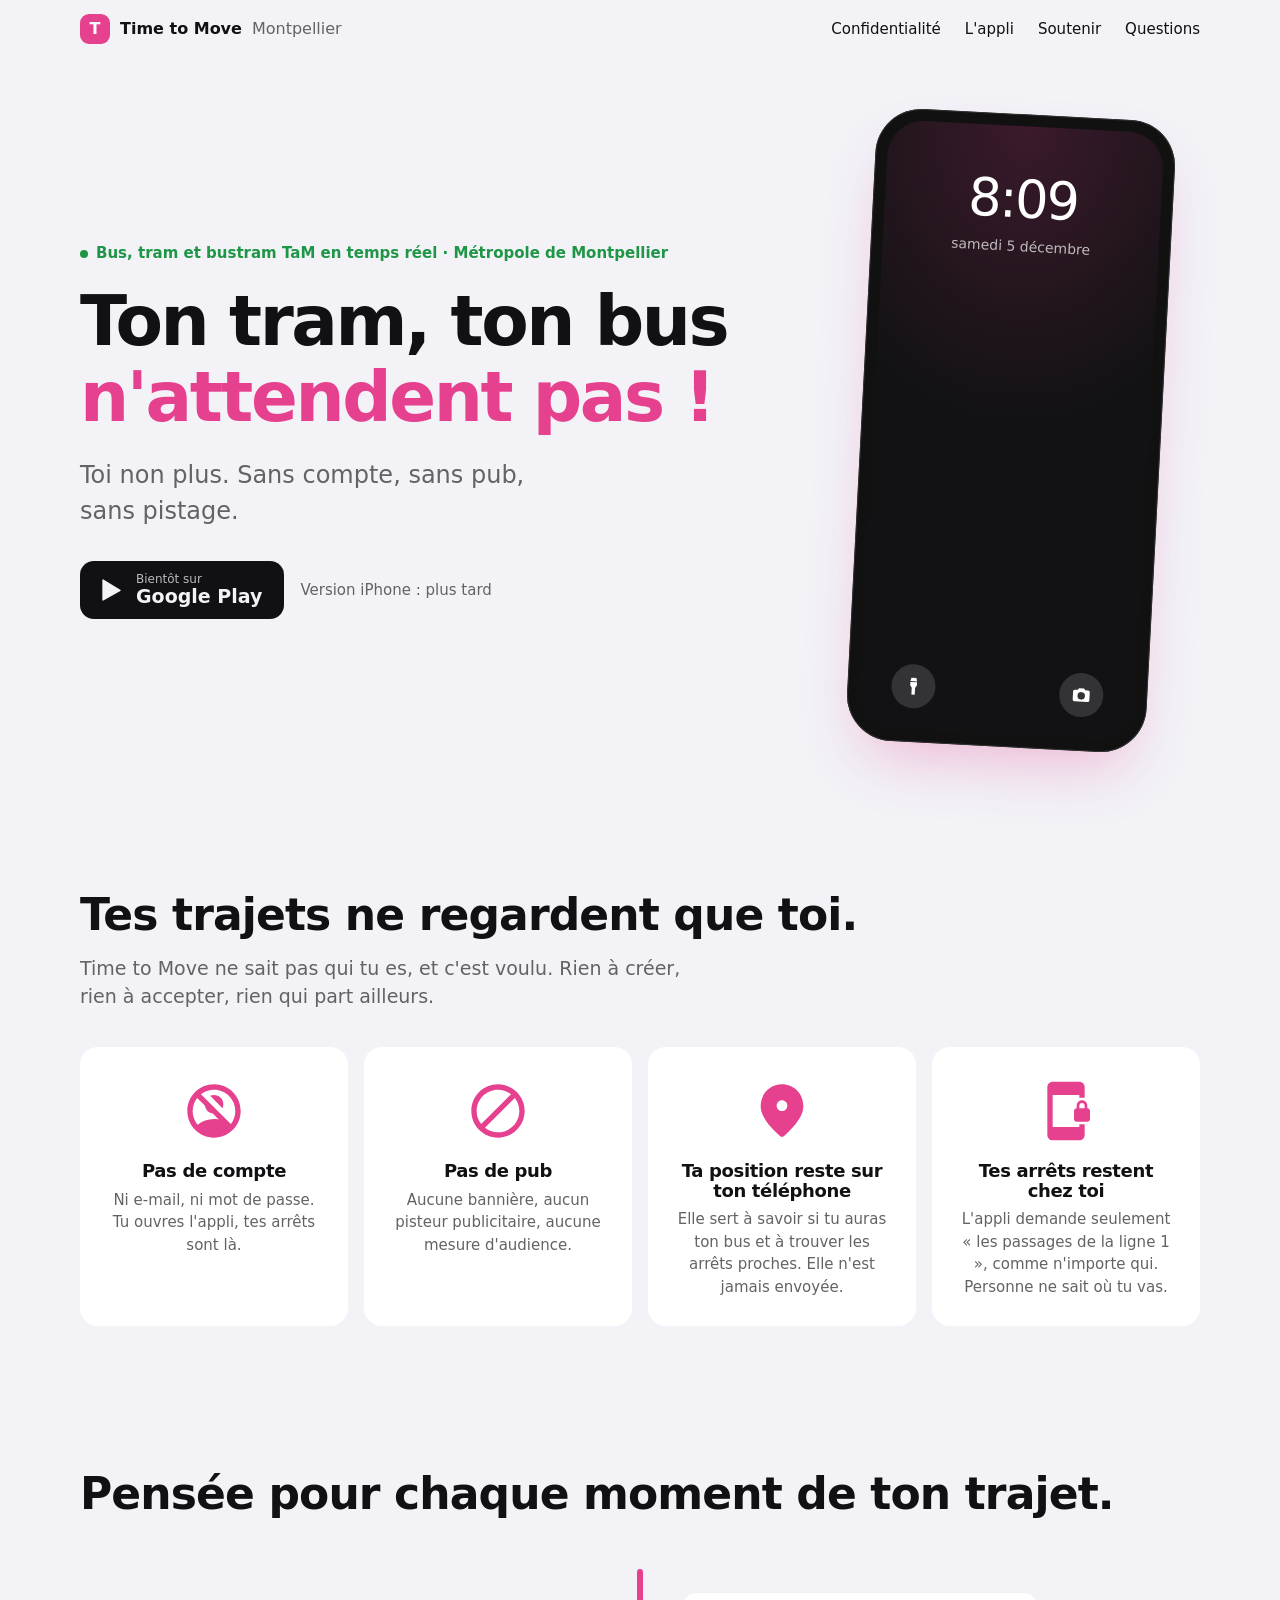
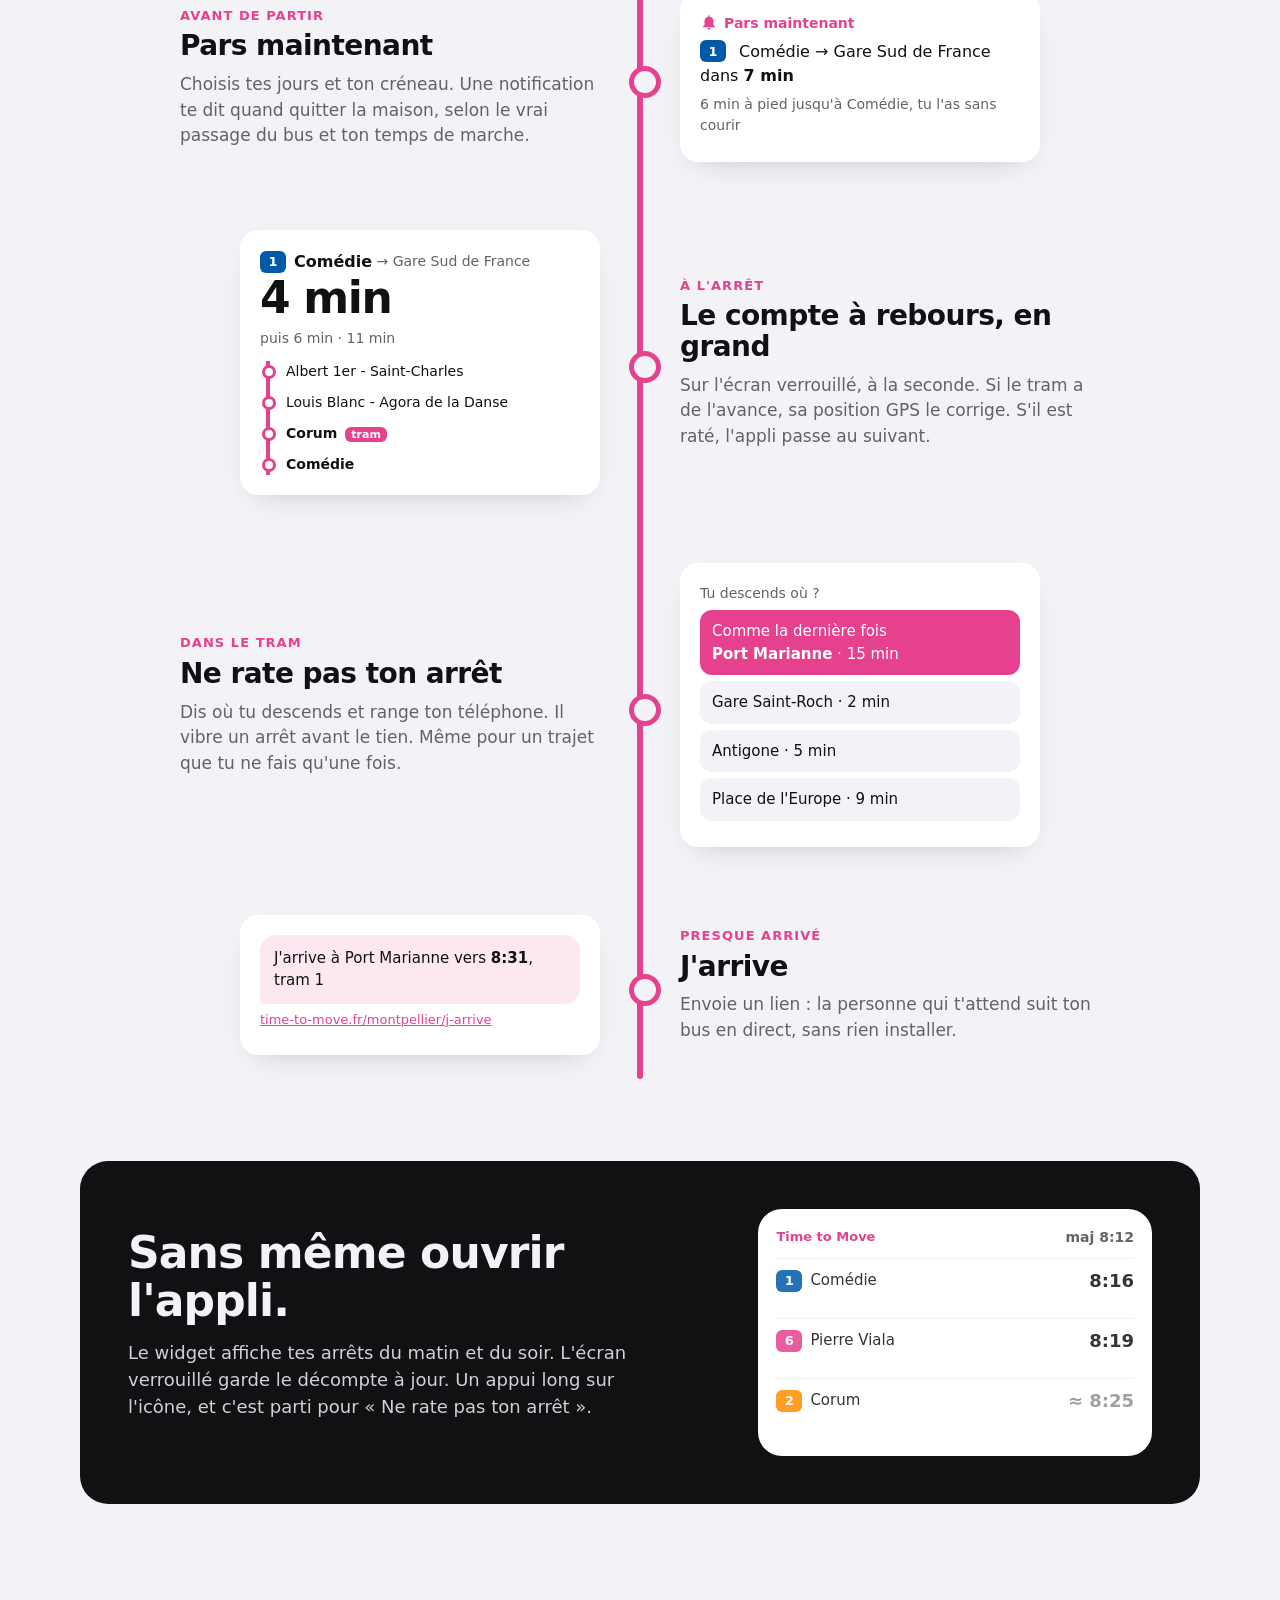
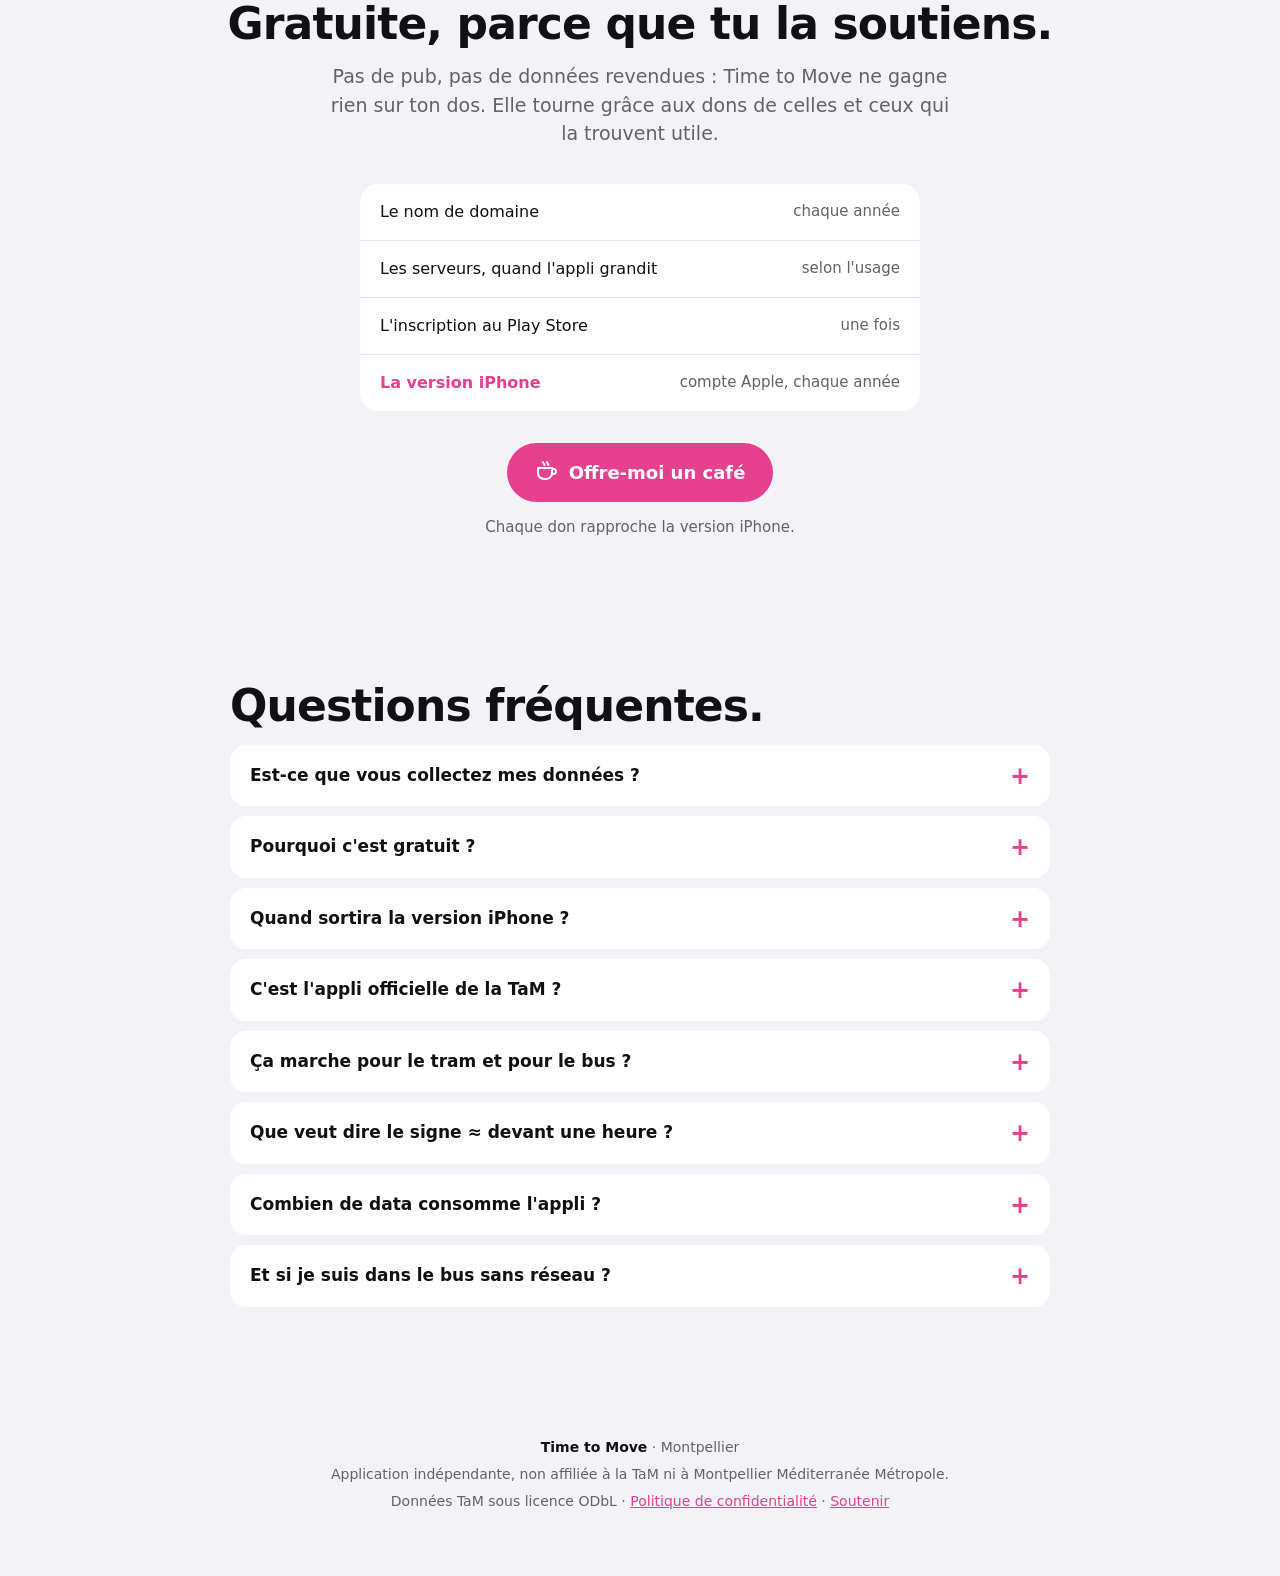
<file: nouveau-site/montpellier/index.html>
<!doctype html>
<html lang="fr">
<head>
<meta charset="utf-8">
<meta name="viewport" content="width=device-width, initial-scale=1">
<title>Time to Move · Bus, tram et bustram TaM en temps réel · Métropole de Montpellier</title>
<meta name="description" content="Prochains passages des bus, trams et bustram TaM de la Métropole de Montpellier en temps réel, compte à rebours sur l'écran verrouillé, alerte avant ton arrêt. Gratuit, sans compte, sans pub, sans pistage.">
<link rel="canonical" href="https://time-to-move.fr/montpellier/">
<meta name="theme-color" content="#e6418e">
<meta property="og:type" content="website">
<meta property="og:title" content="Ton tram, ton bus n'attendent pas !">
<meta property="og:description" content="Le temps réel des bus et trams de Montpellier. Sans compte, sans pub, sans pistage.">
<meta property="og:url" content="https://time-to-move.fr/montpellier/">
<meta property="og:image" content="https://time-to-move.fr/montpellier/partage.png">
<link rel="stylesheet" href="style.css">
<script type="application/ld+json">
{
  "@context": "https://schema.org",
  "@type": "MobileApplication",
  "name": "Time to Move Montpellier",
  "operatingSystem": "Android",
  "applicationCategory": "TravelApplication",
  "offers": { "@type": "Offer", "price": "0", "priceCurrency": "EUR" },
  "description": "Bus, tram et bustram TaM de la Métropole de Montpellier en temps réel. Sans compte, sans pub, sans pistage."
}
</script>
</head>
<body>

<header class="barre">
  <a class="marque" href="/montpellier/"><span class="pastille">T</span>Time to Move <span class="ville">Montpellier</span></a>
  <nav>
    <a href="#confidentialite">Confidentialité</a>
    <a href="#trajet">L'appli</a>
    <a href="#soutenir">Soutenir</a>
    <a href="#faq">Questions</a>
  </nav>
</header>

<main>

<section class="une">
  <div class="une-texte">
    <p class="sur-titre"><span class="point"></span>Bus, tram et bustram TaM en temps réel · Métropole de Montpellier</p>
    <h1><span>Ton tram, ton bus</span> <em>n'attendent pas&nbsp;!</em></h1>
    <p class="chapo">Toi non plus. Sans compte, sans pub, sans pistage.</p>
    <div class="boutons">
      <span class="store" aria-disabled="true">
        <svg viewBox="0 0 24 24" aria-hidden="true"><path d="M4 2.8v18.4c0 .5.5.8 1 .6l15.6-8.9c.5-.3.5-.9 0-1.2L5 2.2c-.5-.2-1 .1-1 .6z"/></svg>
        <span><small>Bientôt sur</small>Google Play</span>
      </span>
      <span class="plus-tard">Version iPhone : plus tard</span>
    </div>
  </div>

  <div class="telephone" aria-label="Écran verrouillé avec le compte à rebours du bus">
    <div class="ecran">
      <p class="heure">8:12</p>
      <p class="date">lundi 23 novembre</p>
      <div class="pile">
      <div class="notif">
        <div class="notif-tete fort"><span class="ligne l1">1</span>Comédie <span class="fleche">→</span> Gare Sud de France</div>
        <p class="decompte" data-depart="227">3:47</p>
        <div class="jauge"><span></span></div>
        <p class="notif-pied">Tu l'as : 5 min à pied, il te reste 2 min de marge</p>
      </div>
      <div class="notif vibre">
        <div class="notif-tete"><svg class="ico" viewBox="0 0 24 24"><path d="M7 4h10a1 1 0 0 1 1 1v14a1 1 0 0 1-1 1H7a1 1 0 0 1-1-1V5a1 1 0 0 1 1-1zm1 2v12h8V6H8zM2 9h2v6H2V9zm18 0h2v6h-2V9z"/></svg>Ne rate pas ton arrêt</div>
        <p><strong>Descends au prochain arrêt</strong> · Port Marianne</p>
      </div>
      </div>
      <div class="dock" aria-hidden="true">
        <span><svg viewBox="0 0 24 24"><path d="M9 2h6l1 4H8zM8 7h8v4l-2 3v8h-4v-8l-2-3z"/></svg></span>
        <span><svg viewBox="0 0 24 24"><path d="M9 4 7.5 6H4a2 2 0 0 0-2 2v10a2 2 0 0 0 2 2h16a2 2 0 0 0 2-2V8a2 2 0 0 0-2-2h-3.5L15 4zm3 4.5A4.5 4.5 0 1 1 7.5 13 4.5 4.5 0 0 1 12 8.5z"/></svg></span>
      </div>
    </div>
  </div>
</section>

<section id="confidentialite" class="vie-privee">
  <h2>Tes trajets ne regardent que toi.</h2>
  <p class="intro">Time to Move ne sait pas qui tu es, et c'est voulu. Rien à créer, rien à accepter, rien qui part ailleurs.</p>
  <ul class="engagements">
    <li>
      <svg viewBox="0 0 24 24" aria-hidden="true"><path d="M15.18 10.94c.2-.44.32-.92.32-1.44C15.5 7.57 13.93 6 12 6c-.52 0-1 .12-1.44.32l4.62 4.62z"/><path d="M12 2C6.48 2 2 6.48 2 12s4.48 10 10 10 10-4.48 10-10S17.52 2 12 2zm0 13c-2.32 0-4.45.8-6.14 2.12A7.957 7.957 0 0 1 4 12c0-1.85.63-3.55 1.69-4.9l2.86 2.86a3.47 3.47 0 0 0 2.99 2.99l2.2 2.2c-.57-.1-1.15-.15-1.74-.15zm6.31 1.9L7.1 5.69A7.902 7.902 0 0 1 12 4c4.42 0 8 3.58 8 8 0 1.85-.63 3.54-1.69 4.9z"/></svg>
      <h3>Pas de compte</h3>
      <p>Ni e-mail, ni mot de passe. Tu ouvres l'appli, tes arrêts sont là.</p>
    </li>
    <li>
      <svg viewBox="0 0 24 24" aria-hidden="true"><path d="M12 2C6.48 2 2 6.48 2 12s4.48 10 10 10 10-4.48 10-10S17.52 2 12 2zM4 12c0-4.42 3.58-8 8-8 1.85 0 3.55.63 4.9 1.69L5.69 16.9A7.902 7.902 0 0 1 4 12zm8 8c-1.85 0-3.55-.63-4.9-1.69L18.31 7.1A7.902 7.902 0 0 1 20 12c0 4.42-3.58 8-8 8z"/></svg>
      <h3>Pas de pub</h3>
      <p>Aucune bannière, aucun pisteur publicitaire, aucune mesure d'audience.</p>
    </li>
    <li>
      <svg viewBox="0 0 24 24" aria-hidden="true"><path d="M12 2c-4.2 0-8 3.22-8 8.2 0 3.18 2.45 6.92 7.34 11.23.38.33.95.33 1.33 0C17.55 17.12 20 13.38 20 10.2 20 5.22 16.2 2 12 2zm0 10c-1.1 0-2-.9-2-2s.9-2 2-2 2 .9 2 2-.9 2-2 2z"/></svg>
      <h3>Ta position reste sur ton téléphone</h3>
      <p>Elle sert à savoir si tu auras ton bus et à trouver les arrêts proches. Elle n'est jamais envoyée.</p>
    </li>
    <li>
      <svg viewBox="0 0 24 24" aria-hidden="true"><path d="M17 18H7V6h10v1h2V3c0-1.1-.9-2-2-2L7 1.01C5.9 1.01 5 1.9 5 3v18c0 1.1.9 2 2 2h10c1.1 0 2-.9 2-2v-4h-2v1z"/><path d="M20 11v-1c0-1.1-.9-2-2-2s-2 .9-2 2v1c-.55 0-1 .45-1 1v3c0 .55.45 1 1 1h4c.55 0 1-.45 1-1v-3c0-.55-.45-1-1-1zm-1 0h-2v-1c0-.55.45-1 1-1s1 .45 1 1v1z"/></svg>
      <h3>Tes arrêts restent chez toi</h3>
      <p>L'appli demande seulement « les passages de la ligne 1 », comme n'importe qui. Personne ne sait où tu vas.</p>
    </li>
  </ul>
</section>

<section id="trajet" class="trajet">
  <h2>Pensée pour chaque moment de ton trajet.</h2>

  <ol class="ligne-tram">
    <li class="station">
      <div class="station-texte">
        <p class="etape">Avant de partir</p>
        <h3>Pars maintenant</h3>
        <p>Choisis tes jours et ton créneau. Une notification te dit quand quitter la maison, selon le vrai passage du bus et ton temps de marche.</p>
      </div>
      <div class="mini carte-notif">
        <p class="mini-titre"><svg class="ico" viewBox="0 0 24 24"><path d="M12 22a2 2 0 0 0 2-2h-4a2 2 0 0 0 2 2zm6-6V11a6 6 0 0 0-5-5.9V4a1 1 0 0 0-2 0v1.1A6 6 0 0 0 6 11v5l-2 2v1h16v-1z"/></svg>Pars maintenant</p>
        <p><span class="ligne l1">1</span> Comédie → Gare Sud de France dans <strong>7 min</strong></p>
        <p class="gris">6 min à pied jusqu'à Comédie, tu l'as sans courir</p>
      </div>
    </li>

    <li class="station">
      <div class="station-texte">
        <p class="etape">À l'arrêt</p>
        <h3>Le compte à rebours, en grand</h3>
        <p>Sur l'écran verrouillé, à la seconde. Si le tram a de l'avance, sa position GPS le corrige. S'il est raté, l'appli passe au suivant.</p>
      </div>
      <div class="mini carte-suivi">
        <div class="suivi-tete"><span class="ligne l1">1</span><strong>Comédie</strong><span class="gris">&nbsp;→ Gare Sud de France</span></div>
        <p class="suivi-temps">4 min</p>
        <p class="gris">puis 6 min · 11 min</p>
        <div class="trace">
          <span class="arret">Albert 1er - Saint-Charles</span>
          <span class="arret">Louis Blanc - Agora de la Danse</span>
          <span class="arret bus">Corum</span>
          <span class="arret toi">Comédie</span>
        </div>
      </div>
    </li>

    <li class="station">
      <div class="station-texte">
        <p class="etape">Dans le tram</p>
        <h3>Ne rate pas ton arrêt</h3>
        <p>Dis où tu descends et range ton téléphone. Il vibre un arrêt avant le tien. Même pour un trajet que tu ne fais qu'une fois.</p>
      </div>
      <div class="mini carte-descente">
        <p class="gris">Tu descends où&nbsp;?</p>
        <p class="choix moi">Comme la dernière fois<br><strong>Port Marianne</strong> · 15 min</p>
        <p class="choix">Gare Saint-Roch · 2 min</p>
        <p class="choix">Antigone · 5 min</p>
        <p class="choix">Place de l'Europe · 9 min</p>
      </div>
    </li>

    <li class="station">
      <div class="station-texte">
        <p class="etape">Presque arrivé</p>
        <h3>J'arrive</h3>
        <p>Envoie un lien : la personne qui t'attend suit ton bus en direct, sans rien installer.</p>
      </div>
      <div class="mini carte-arrive">
        <p class="bulle">J'arrive à Port Marianne vers <strong>8:31</strong>, tram 1</p>
        <p class="lien">time-to-move.fr/montpellier/j-arrive</p>
      </div>
    </li>
  </ol>
</section>

<section class="hors-appli">
  <div>
    <h2>Sans même ouvrir l'appli.</h2>
    <p>Le widget affiche tes arrêts du matin et du soir. L'écran verrouillé garde le décompte à jour. Un appui long sur l'icône, et c'est parti pour «&nbsp;Ne rate pas ton arrêt&nbsp;».</p>
  </div>
  <div class="widget">
    <div class="widget-tete"><span>Time to Move</span><span class="gris">maj 8:12</span></div>
    <p><span class="ligne l1">1</span>Comédie<b>8:16</b></p>
    <p><span class="ligne l6">6</span>Pierre Viala<b>8:19</b></p>
    <p><span class="ligne l2">2</span>Corum<b class="theorique">≈ 8:25</b></p>
  </div>
</section>

<section id="soutenir" class="soutenir">
  <h2>Gratuite, parce que tu la soutiens.</h2>
  <p class="intro">Pas de pub, pas de données revendues : Time to Move ne gagne rien sur ton dos. Elle tourne grâce aux dons de celles et ceux qui la trouvent utile.</p>
  <ul class="frais">
    <li><span>Le nom de domaine</span><span>chaque année</span></li>
    <li><span>Les serveurs, quand l'appli grandit</span><span>selon l'usage</span></li>
    <li><span>L'inscription au Play Store</span><span>une fois</span></li>
    <li class="iphone"><span>La version iPhone</span><span>compte Apple, chaque année</span></li>
  </ul>
  <a class="don" href="https://ko-fi.com/adsodemelk" rel="noopener">
    <svg viewBox="0 0 24 24" aria-hidden="true"><path d="M3 8h14v5a6 6 0 0 1-6 6H9a6 6 0 0 1-6-6zm14 1h1.5a2.5 2.5 0 0 1 0 5H17"/><path class="vapeur" d="M8 2c0 1.5 1.5 1.5 1.5 3M12 2c0 1.5 1.5 1.5 1.5 3"/></svg>
    Offre-moi un café
  </a>
  <p class="petit">Chaque don rapproche la version iPhone.</p>
</section>

<section id="faq" class="faq">
  <h2>Questions fréquentes.</h2>

  <details>
    <summary>Est-ce que vous collectez mes données&nbsp;?</summary>
    <p>Non. Il n'y a pas de compte, pas de pisteur et pas de mesure d'audience. Ta position et tes arrêts restent sur ton téléphone. Pour afficher les horaires, l'appli demande les passages d'une ligne, une information publique, sans rien dire de toi.</p>
  </details>
  <details>
    <summary>Pourquoi c'est gratuit&nbsp;?</summary>
    <p>Parce qu'une appli de transport devrait l'être. Les frais (nom de domaine, serveurs, magasins d'applications) sont couverts par les dons. Si elle te rend service, un café aide beaucoup.</p>
  </details>
  <details>
    <summary>Quand sortira la version iPhone&nbsp;?</summary>
    <p>Plus tard. Elle demande un compte développeur Apple payant chaque année : les dons servent aussi à ça. La version Android arrive d'abord sur Google Play.</p>
  </details>
  <details>
    <summary>C'est l'appli officielle de la TaM&nbsp;?</summary>
    <p>Non. Time to Move est une application indépendante. Elle utilise les données ouvertes publiées par la TaM : horaires, temps réel et positions des véhicules.</p>
  </details>
  <details>
    <summary>Ça marche pour le tram et pour le bus&nbsp;?</summary>
    <p>Oui, pour toutes les lignes de tram et de bus du réseau TaM de Montpellier.</p>
  </details>
  <details>
    <summary>Que veut dire le signe ≈ devant une heure&nbsp;?</summary>
    <p>C'est un horaire théorique : la TaM ne donne pas encore de temps réel pour ce passage. Dès qu'il arrive, le ≈ disparaît.</p>
  </details>
  <details>
    <summary>Combien de data consomme l'appli&nbsp;?</summary>
    <p>Très peu : quelques kilo-octets par mise à jour, parce qu'elle ne télécharge que les lignes que tu suis. Les horaires complets ne sont rechargés que lorsque la TaM les modifie.</p>
  </details>
  <details>
    <summary>Et si je suis dans le bus sans réseau&nbsp;?</summary>
    <p>«&nbsp;Ne rate pas ton arrêt&nbsp;» continue avec le GPS de ton téléphone et les horaires prévus. Le temps réel reprend dès que le réseau revient.</p>
  </details>
</section>

</main>

<footer class="pied">
  <p><strong>Time to Move</strong> · Montpellier</p>
  <p>Application indépendante, non affiliée à la TaM ni à Montpellier Méditerranée Métropole.</p>
  <p>Données TaM sous licence ODbL · <a href="confidentialite.html">Politique de confidentialité</a> · <a href="https://ko-fi.com/adsodemelk" rel="noopener">Soutenir</a></p>
</footer>

<script src="page.js" defer></script>
</body>
</html>
</file>
<file: nouveau-site/montpellier/style.css>
/* Time to Move · Montpellier — mêmes couleurs et mêmes formes que l'appli */

:root {
  --fuchsia: #e6418e;
  --fuchsia-clair: #fde7f1;
  --encre: #111114;
  --gris: #636366;
  --gris-clair: #8e8e93;
  --fond: #f2f2f7;
  --carte: #fff;
  --trait: #e5e5ea;
  --vert: #1e9646;
  --l1: #005aaa; --l2: #ff8c00; --l6: #e6418e;
  --rayon: 18px;
  --large: min(1120px, 100% - 40px);
}

@media (prefers-color-scheme: dark) {
  :root { --encre: #f2f2f7; --gris: #aeaeb2; --gris-clair: #7c7c80; --fond: #000; --carte: #1c1c1e; --trait: #2c2c2e; --fuchsia-clair: #3a1426; }
}

* { box-sizing: border-box; margin: 0; }

html { scroll-behavior: smooth; }

body {
  font-family: Inter, system-ui, -apple-system, "Segoe UI", Roboto, sans-serif;
  color: var(--encre);
  background: var(--fond);
  line-height: 1.5;
  -webkit-font-smoothing: antialiased;
}

a { color: var(--fuchsia); }
h1, h2, h3 { letter-spacing: -0.02em; line-height: 1.1; }
h2 { font-size: clamp(28px, 4vw, 44px); margin-bottom: 14px; }
.gris { color: var(--gris); font-size: 14px; }

.ico { width: 18px; height: 18px; fill: currentColor; vertical-align: -3px; margin-right: 6px; }

.ligne {
  display: inline-grid; place-items: center;
  min-width: 26px; height: 22px; padding: 0 6px; border-radius: 6px;
  color: #fff; font-weight: 700; font-size: 13px; margin-right: 8px; vertical-align: 1px;
}
.l1 { background: var(--l1); } .l2 { background: var(--l2); } .l6 { background: var(--l6); }

/* Barre du haut */
.barre {
  position: sticky; top: 0; z-index: 10;
  display: flex; align-items: center; justify-content: space-between;
  padding: 14px max(20px, (100% - 1120px) / 2);
  background: color-mix(in srgb, var(--fond) 82%, transparent);
  backdrop-filter: blur(14px);
}
.marque { display: flex; align-items: center; gap: 10px; font-weight: 700; color: var(--encre); text-decoration: none; }
.marque .ville { color: var(--gris); font-weight: 500; }
.pastille { display: grid; place-items: center; width: 30px; height: 30px; border-radius: 9px; background: var(--fuchsia); color: #fff; font-size: 16px; }
.barre nav { display: flex; gap: 24px; }
.barre nav a { color: var(--encre); text-decoration: none; font-weight: 500; font-size: 15px; }
.barre nav a:hover { color: var(--fuchsia); }

/* En-tête */
.une {
  width: var(--large); margin: 0 auto; padding: 56px 0 72px;
  display: grid; grid-template-columns: 1.3fr 0.7fr; gap: 40px; align-items: center;
}
.sur-titre { display: flex; align-items: center; gap: 8px; color: var(--vert); font-weight: 600; font-size: 15px; margin-bottom: 18px; }
.point { width: 8px; height: 8px; border-radius: 50%; background: var(--vert); animation: pouls 1.8s infinite; }
@keyframes pouls { 50% { box-shadow: 0 0 0 6px color-mix(in srgb, var(--vert) 25%, transparent); } }
h1 { font-size: clamp(42px, 5.4vw, 76px); font-weight: 800; letter-spacing: -0.035em; }
h1 span, h1 em { display: block; }
h1 em { font-style: normal; color: var(--fuchsia); }
@media (min-width: 901px) { h1 span, h1 em { white-space: nowrap; } }
.chapo { font-size: clamp(19px, 2.2vw, 24px); color: var(--gris); margin: 22px 0 32px; max-width: 30ch; }
.boutons { display: flex; flex-wrap: wrap; align-items: center; gap: 16px; }
.store {
  display: inline-flex; align-items: center; gap: 12px;
  padding: 12px 22px 12px 18px; border-radius: 14px; background: var(--encre); color: var(--fond); cursor: default;
}
.store svg { width: 26px; height: 26px; fill: currentColor; }
.store span { display: flex; flex-direction: column; font-weight: 700; font-size: 19px; line-height: 1.1; }
.store small { font-weight: 500; font-size: 12px; opacity: 0.75; }
.plus-tard { color: var(--gris); font-size: 15px; }

/* Le téléphone */
.telephone {
  justify-self: center; width: 300px; aspect-ratio: 9 / 19; padding: 12px;
  border-radius: 46px; background: #111; box-shadow: 0 30px 60px -20px rgb(230 65 142 / 0.35), 0 0 0 1px #333 inset;
  rotate: 3deg; transition: rotate 0.6s;
}
.telephone:hover { rotate: 0deg; }
.ecran {
  height: 100%; border-radius: 36px; padding: 46px 14px 22px; display: flex; flex-direction: column;
  background: radial-gradient(120% 70% at 50% 0%, #3b1a2c, #121214 70%); color: #fff; text-align: center;
}
.heure { font-size: 64px; font-weight: 300; letter-spacing: -0.04em; line-height: 1; }
.date { opacity: 0.7; font-size: 14px; margin-bottom: 28px; }
.notif { background: #fff; color: #111; border-radius: 18px; padding: 12px 14px; text-align: left; margin-bottom: 10px; }
.notif-tete { font-size: 12px; color: #666; display: flex; align-items: center; }
.notif-tete .ligne { min-width: 20px; height: 18px; font-size: 11px; margin-right: 6px; }
.notif-tete.fort { color: var(--l1); font-weight: 700; font-size: 12px; white-space: nowrap; letter-spacing: -0.01em; }
.fleche { margin: 0 4px; }
.decompte { font-size: 40px; font-weight: 700; letter-spacing: -0.03em; font-variant-numeric: tabular-nums; }
.jauge { height: 5px; border-radius: 3px; background: #e5e5ea; overflow: hidden; }
.jauge span { display: block; height: 100%; width: 40%; background: var(--fuchsia); transition: width 1s linear; }
.notif-pied { font-size: 12px; color: var(--vert); margin-top: 8px; }
.notif.vibre { font-size: 13px; animation: vibre 4s infinite; }
/* L'histoire animée du téléphone (page.js) */
.ecran { position: relative; overflow: hidden; }
.ecran::after {
  content: ""; position: absolute; inset: 0; border-radius: inherit; background: #000;
  opacity: 0; pointer-events: none; transition: opacity 0.7s ease;
}
.ecran.eteint::after { opacity: 1; }
.heure, .date { transition: opacity 0.35s, transform 0.5s cubic-bezier(.2, .8, .2, 1); }
.ecran.occupe .heure { transform: scale(0.82) translateY(-6px); }
.heure.change { opacity: 0; }
.pile { display: grid; gap: 8px; min-width: 0; }
.pile > .notif { min-width: 0; }
.notif { transition: transform 0.55s cubic-bezier(.2, .8, .2, 1), opacity 0.4s, background 0.4s, color 0.4s; transform-origin: top center; }
.notif.arrive { opacity: 0; transform: translateY(-26px) scale(0.94); }
.notif.part { opacity: 0; transform: scale(0.92); }
.notif.alerte { background: var(--fuchsia); color: #fff; }
.notif.alerte .notif-tete { color: #fff; }
.notif .etat { font-size: 12px; font-weight: 600; color: var(--fuchsia); margin-top: 6px; }
.notif .arrets { font-size: 13px; color: #555; margin-top: 4px; }
.notif.alerte .arrets { color: #fff; }
.notif strong.gros { display: block; font-size: 17px; margin-top: 2px; }
.telephone.secoue { animation: secoue 0.5s cubic-bezier(.36, .07, .19, .97); }
@keyframes secoue {
  10%, 90% { translate: -1px 0; }
  20%, 80% { translate: 3px 0; }
  30%, 50%, 70% { translate: -5px 0; }
  40%, 60% { translate: 5px 0; }
}

.dock { margin-top: auto; display: flex; justify-content: space-between; padding: 0 18px; }
.dock span { display: grid; place-items: center; width: 44px; height: 44px; border-radius: 50%; background: rgb(255 255 255 / 0.14); }
.dock svg { width: 20px; height: 20px; fill: #fff; }
.notif.vibre .notif-tete { color: var(--fuchsia); font-weight: 600; }
@keyframes vibre {
  0%, 80%, 100% { translate: 0; }
  82%, 86%, 90% { translate: -3px 0; }
  84%, 88% { translate: 3px 0; }
}

/* Confidentialité */
.vie-privee, .trajet, .soutenir, .faq { width: var(--large); margin: 0 auto; padding: 72px 0; }
.intro { font-size: 19px; color: var(--gris); max-width: 52ch; margin-bottom: 36px; }
.engagements { list-style: none; padding: 0; display: grid; grid-template-columns: repeat(4, 1fr); gap: 16px; }
.engagements li { background: var(--carte); border-radius: var(--rayon); padding: 32px 24px 28px; text-align: center; }
.engagements svg { display: block; width: 64px; height: 64px; margin: 0 auto 18px; fill: var(--fuchsia); }
.engagements h3 { font-size: 18px; margin-bottom: 8px; }
.engagements p { color: var(--gris); font-size: 15px; }

/* La ligne de tram : chaque moment du trajet est une station */
.ligne-tram { list-style: none; padding: 0; margin-top: 40px; position: relative; }
.ligne-tram::before {
  content: ""; position: absolute; left: 50%; top: 10px; bottom: 10px; width: 6px; margin-left: -3px;
  border-radius: 3px; background: var(--fuchsia);
}
.station { display: grid; grid-template-columns: 1fr 1fr; gap: 80px; align-items: center; padding: 34px 0; position: relative; }
.station::before {
  content: ""; position: absolute; left: 50%; top: 50%; width: 22px; height: 22px; margin: -11px 0 0 -11px;
  border-radius: 50%; background: var(--fond); border: 5px solid var(--fuchsia);
}
.station:nth-child(even) .station-texte { order: 2; }
.station-texte { max-width: 420px; justify-self: end; }
.station:nth-child(even) .station-texte { justify-self: start; }
.etape { text-transform: uppercase; letter-spacing: 0.08em; font-size: 13px; font-weight: 700; color: var(--fuchsia); margin-bottom: 6px; }
.station h3 { font-size: 28px; margin-bottom: 10px; }
.station-texte p:last-child { color: var(--gris); font-size: 17px; }

.mini { background: var(--carte); border-radius: var(--rayon); padding: 20px; width: min(360px, 100%); box-shadow: 0 12px 30px -18px rgb(0 0 0 / 0.25); }
.station:nth-child(odd) .mini { justify-self: start; }
.station:nth-child(even) .mini { justify-self: end; }
.mini p { margin-bottom: 6px; }
.mini-titre { color: var(--fuchsia); font-weight: 600; font-size: 14px; }
.suivi-tete { display: flex; align-items: center; }
.suivi-temps { font-size: 44px; font-weight: 800; letter-spacing: -0.03em; line-height: 1.1; }
.trace { margin-top: 12px; border-left: 4px solid var(--fuchsia); margin-left: 6px; padding-left: 16px; display: grid; gap: 10px; }
.arret { position: relative; font-size: 14px; }
.arret::before { content: ""; position: absolute; left: -24px; top: 4px; width: 8px; height: 8px; border-radius: 50%; background: var(--carte); border: 3px solid var(--fuchsia); }
.arret.bus { font-weight: 600; }
.arret.bus::after { content: "tram"; margin-left: 8px; font-size: 11px; padding: 1px 6px; border-radius: 6px; background: var(--fuchsia); color: #fff; }
.arret.toi { font-weight: 700; }
.choix { padding: 10px 12px; border-radius: 12px; background: var(--fond); font-size: 15px; }
.choix.moi { background: var(--fuchsia); color: #fff; }
.bulle { background: var(--fuchsia-clair); padding: 12px 14px; border-radius: 16px 16px 16px 4px; font-size: 15px; }
.lien { font-size: 13px; color: var(--fuchsia); text-decoration: underline; }

/* Hors de l'appli */
.hors-appli {
  width: var(--large); margin: 0 auto 24px; padding: 48px; border-radius: 28px;
  background: var(--encre); color: var(--fond);
  display: grid; grid-template-columns: 1.2fr 0.8fr; gap: 40px; align-items: center;
}
.hors-appli p { opacity: 0.85; font-size: 18px; margin-bottom: 16px; max-width: 46ch; }
.chiffre strong { color: var(--fuchsia); font-size: 22px; }
.widget { background: #fff; color: #111; border-radius: 24px; padding: 18px; }
.widget-tete { display: flex; justify-content: space-between; font-size: 13px; font-weight: 700; color: var(--fuchsia); margin-bottom: 10px; }
.widget p { display: flex; align-items: center; padding: 8px 0; border-top: 1px solid #eee; font-size: 15px; }
.widget b { margin-left: auto; font-size: 18px; }
.widget .theorique { color: #8e8e93; }

/* Soutenir */
.soutenir { text-align: center; }
.soutenir .intro { margin-inline: auto; }
.frais { list-style: none; padding: 0; max-width: 560px; margin: 0 auto 32px; background: var(--carte); border-radius: var(--rayon); text-align: left; }
.frais li { display: flex; justify-content: space-between; gap: 16px; padding: 16px 20px; border-top: 1px solid var(--trait); }
.frais li:first-child { border-top: 0; }
.frais li span:last-child { color: var(--gris); font-size: 15px; }
.frais .iphone span:first-child { font-weight: 700; color: var(--fuchsia); }
.don {
  display: inline-flex; align-items: center; gap: 10px; padding: 16px 28px; border-radius: 999px;
  background: var(--fuchsia); color: #fff; font-weight: 700; font-size: 18px; text-decoration: none;
  transition: transform 0.2s, box-shadow 0.2s;
}
.don:hover { transform: translateY(-2px); box-shadow: 0 12px 24px -10px var(--fuchsia); }
.don svg { width: 24px; height: 24px; fill: none; stroke: #fff; stroke-width: 2; stroke-linecap: round; }
.don .vapeur { animation: vapeur 2s infinite; }
@keyframes vapeur { 50% { opacity: 0.3; translate: 0 -2px; } }
.petit { margin-top: 14px; color: var(--gris); font-size: 15px; }

/* FAQ */
.faq { max-width: 820px; }
.faq details { background: var(--carte); border-radius: 16px; margin-bottom: 10px; }
.faq summary { cursor: pointer; list-style: none; padding: 18px 52px 18px 20px; font-weight: 600; font-size: 17px; position: relative; }
.faq summary::-webkit-details-marker { display: none; }
.faq summary::after { content: "+"; position: absolute; right: 20px; top: 50%; translate: 0 -50%; font-size: 24px; color: var(--fuchsia); transition: rotate 0.2s; }
.faq details[open] summary::after { rotate: 45deg; }
.faq details p { padding: 0 20px 18px; color: var(--gris); }

/* Pied */
.pied { text-align: center; padding: 48px 20px 64px; color: var(--gris); font-size: 14px; display: grid; gap: 6px; }
.pied strong { color: var(--encre); }

/* Apparition au défilement */
.reveler { opacity: 0; translate: 0 24px; transition: opacity 0.7s, translate 0.7s; }
.reveler.vu { opacity: 1; translate: 0; }

@media (prefers-reduced-motion: reduce) {
  *, *::before, *::after { animation: none !important; transition: none !important; }
  .reveler { opacity: 1; translate: 0; }
}

/* Tablette et téléphone */
@media (max-width: 900px) {
  .barre nav { display: none; }
  .une { grid-template-columns: 1fr; padding-top: 28px; text-align: left; }
  .telephone { width: min(300px, 82vw); rotate: 0deg; padding: 10px; }
  .ecran { padding-inline: 10px; }
  .notif { padding: 11px 12px; }
  .notif-tete.fort { font-size: 11px; letter-spacing: -0.02em; }
  .notif-tete .ligne { min-width: 18px; height: 17px; margin-right: 5px; }
  .engagements { grid-template-columns: 1fr 1fr; }
  .ligne-tram::before { left: 11px; }
  .station { grid-template-columns: 1fr; gap: 18px; padding: 26px 0 26px 44px; }
  .station::before { left: 11px; top: 40px; }
  .station:nth-child(even) .station-texte { order: 0; }
  .station-texte, .station:nth-child(even) .station-texte, .station .mini { justify-self: start !important; }
  .hors-appli { grid-template-columns: 1fr; padding: 32px 24px; }
}
@media (max-width: 560px) {
  .engagements { grid-template-columns: 1fr; }
  .vie-privee, .trajet, .soutenir, .faq { padding: 52px 0; }
}
</file>
